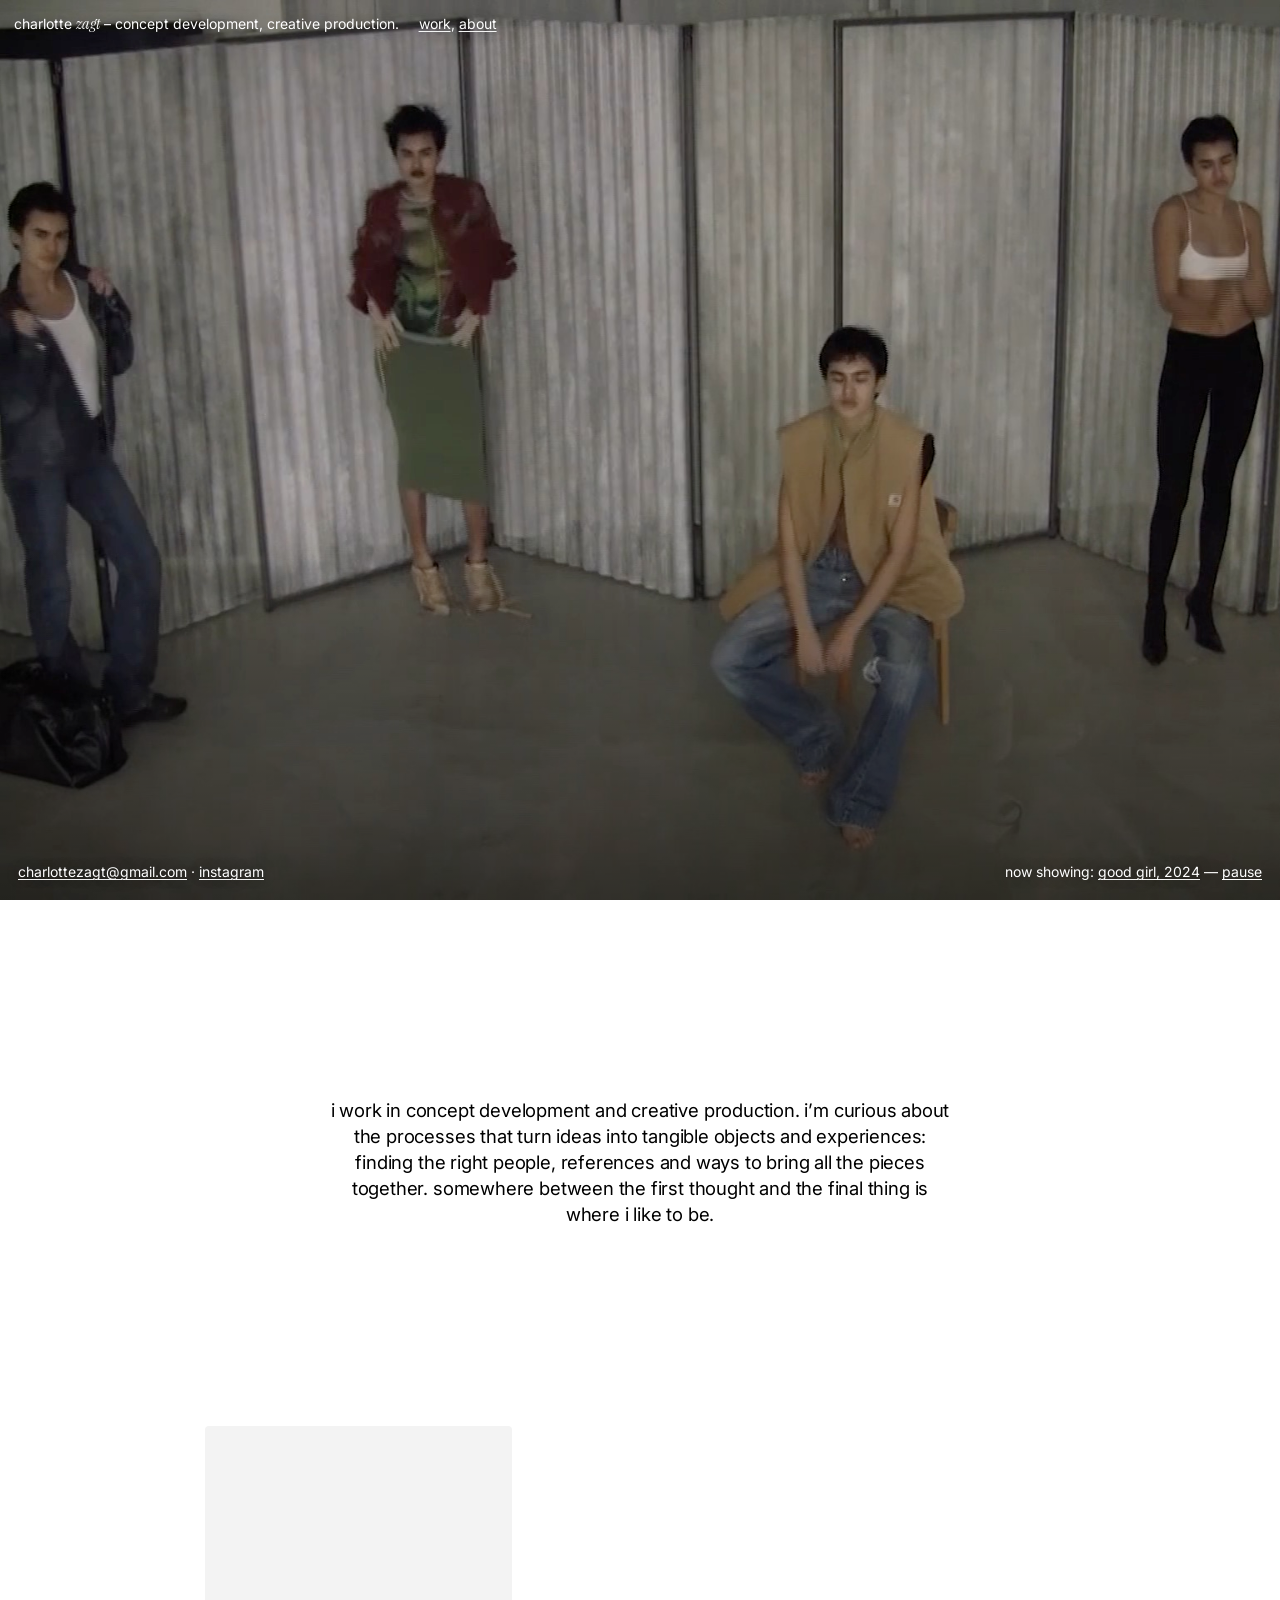
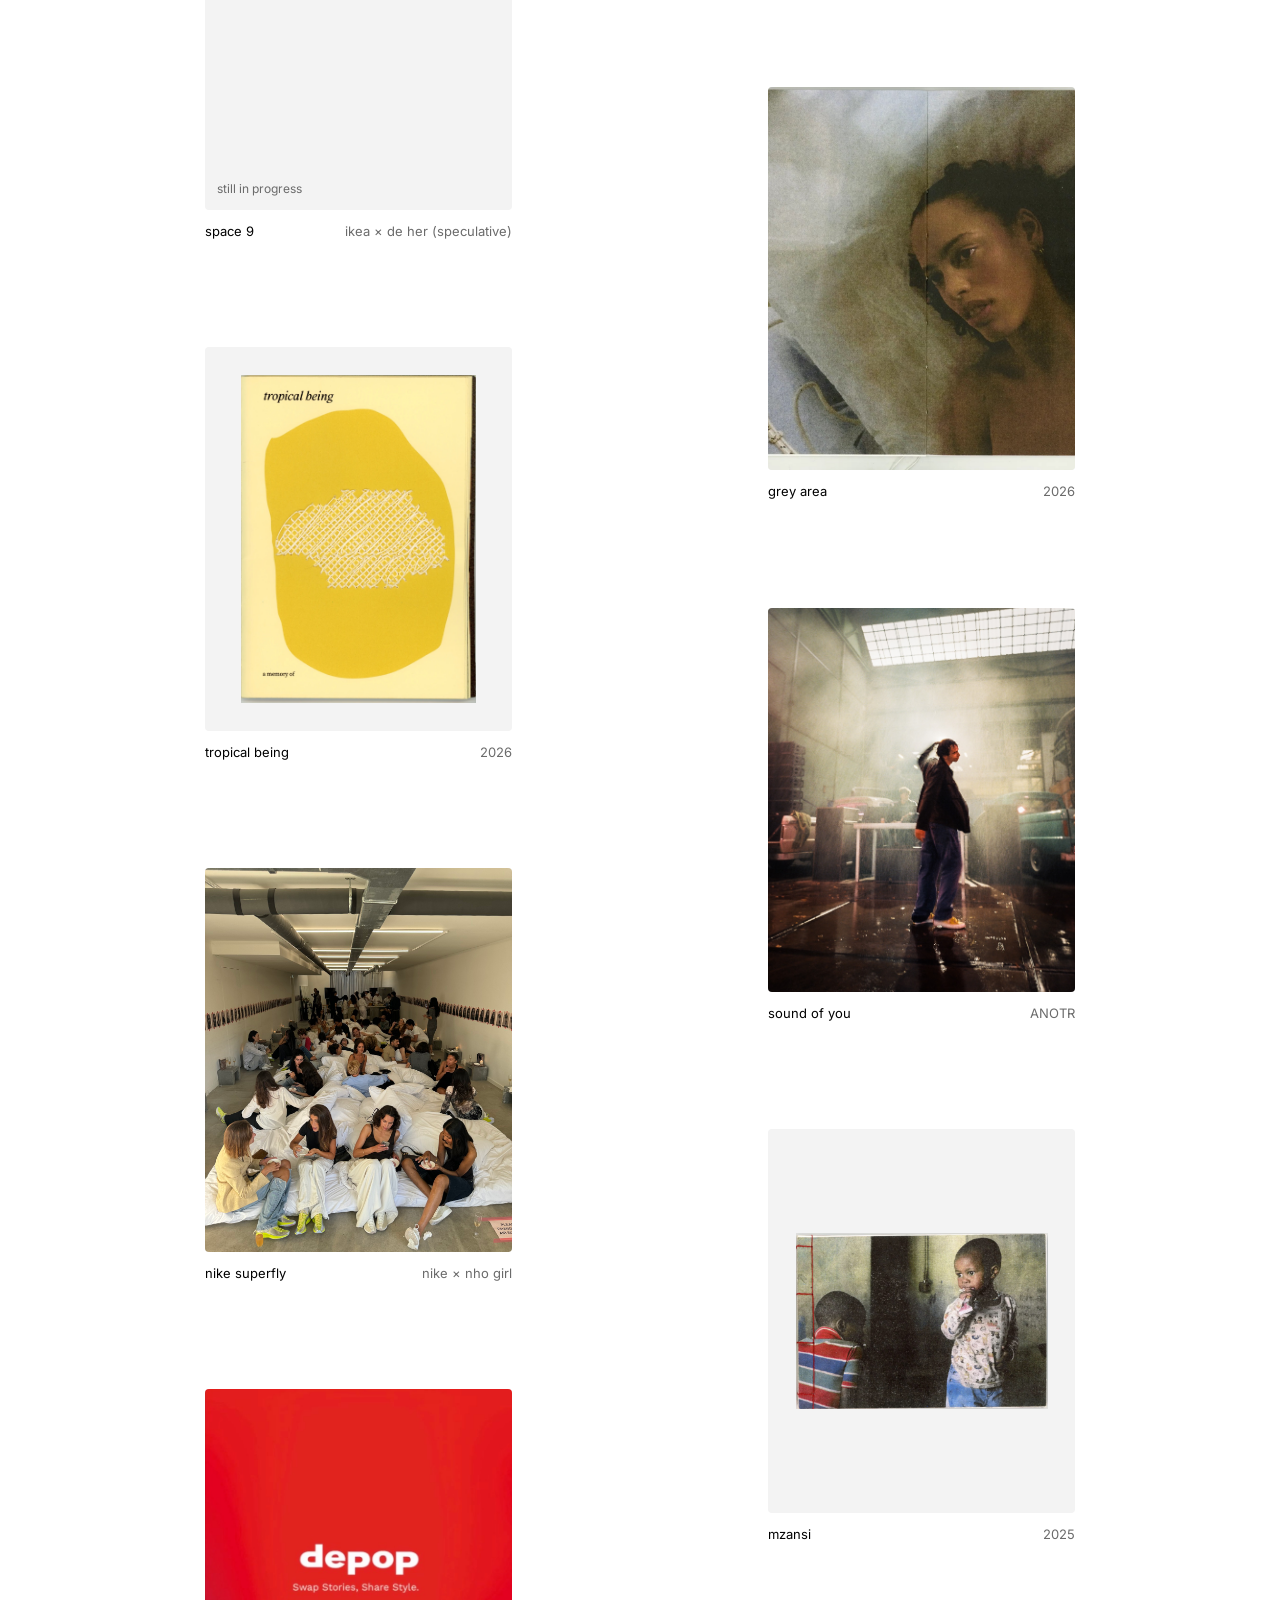
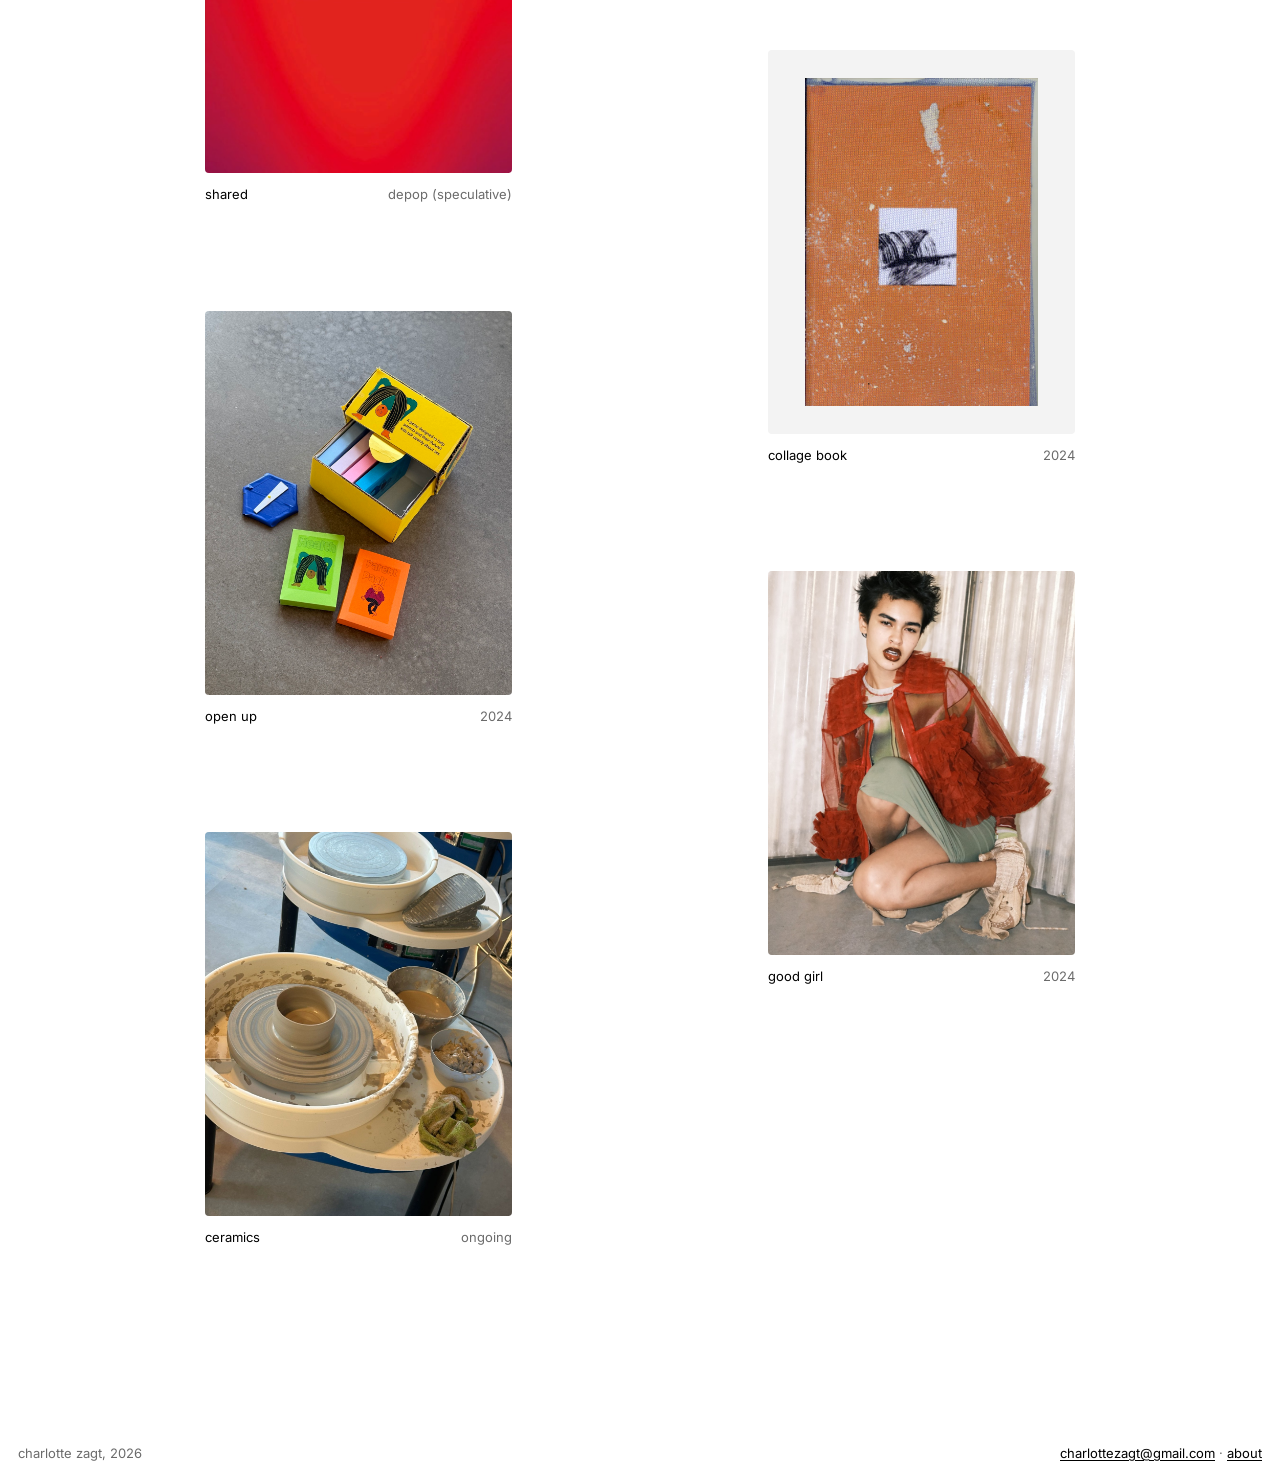
<file: index.html>
<!doctype html>
<html lang="en">
<head>
<meta charset="utf-8">
<meta name="viewport" content="width=device-width, initial-scale=1">
<link rel="preconnect" href="https://fonts.googleapis.com">
<link rel="preconnect" href="https://fonts.gstatic.com" crossorigin>
<link href="https://fonts.googleapis.com/css2?family=Inter:wght@400;500&family=Instrument+Serif:ital@1&display=swap" rel="stylesheet">
<link rel="stylesheet" href="css/style.css">
<link rel="icon" href="data:image/svg+xml,%3Csvg xmlns=%22http://www.w3.org/2000/svg%22 viewBox=%220 0 32 32%22%3E%3Ccircle cx=%2216%22 cy=%2216%22 r=%229%22/%3E%3C/svg%3E">
<title>charlotte zagt</title>
<meta name="description" content="charlotte zagt (char) — concept development, creative production. advertising &amp; beyond, willem de kooning academy.">
</head>
<body class="home" data-page="home">
  <a class="skip" href="#main">skip to content</a>

  <header class="top">
    <a href="index.html">charlotte <em>zagt</em> – concept development, creative production.</a>
    <nav aria-label="main"><a class="ul" href="#work">work</a>, <a class="ul" href="about.html">about</a></nav>
  </header>

  <section class="hero" aria-label="good girl, 2024">
    <video class="source" muted playsinline loop preload="auto" poster="assets/video/good-girl.jpg" aria-hidden="true"></video>
    <p class="hero-l"><a class="ul" href="mailto:charlottezagt@gmail.com">charlottezagt@gmail.com</a> · <a class="ul" href="https://www.instagram.com/charlotte.zagt/" target="_blank" rel="noopener">instagram</a></p>
    <p class="hero-r">now showing: <a class="ul" href="project.html?p=good-girl">good girl, 2024</a> — <button class="ul toggle" type="button">pause</button></p>
  </section>

  <main id="main">
    <h1 class="sr">charlotte zagt — concept development, creative production</h1>
    <section class="statement" aria-label="about charlotte">
      <p class="reveal">i work in concept development and creative production. i’m curious about the processes that turn ideas into tangible objects and experiences: finding the right people, references and ways to bring all the pieces together. somewhere between the first thought and the final thing is where i like to be.</p>
    </section>

    <section id="work" aria-labelledby="h-work">
      <h2 id="h-work" class="sr">work</h2>
      <ol class="grid-work"></ol>
    </section>
  </main>

  <footer class="foot">
    <span>charlotte zagt, 2026</span>
    <span><a class="ul" href="mailto:charlottezagt@gmail.com">charlottezagt@gmail.com</a> · <a class="ul" href="about.html">about</a></span>
  </footer>

  <script src="js/projects.js"></script>
  <script src="js/main.js"></script>
</body>
</html>
</file>
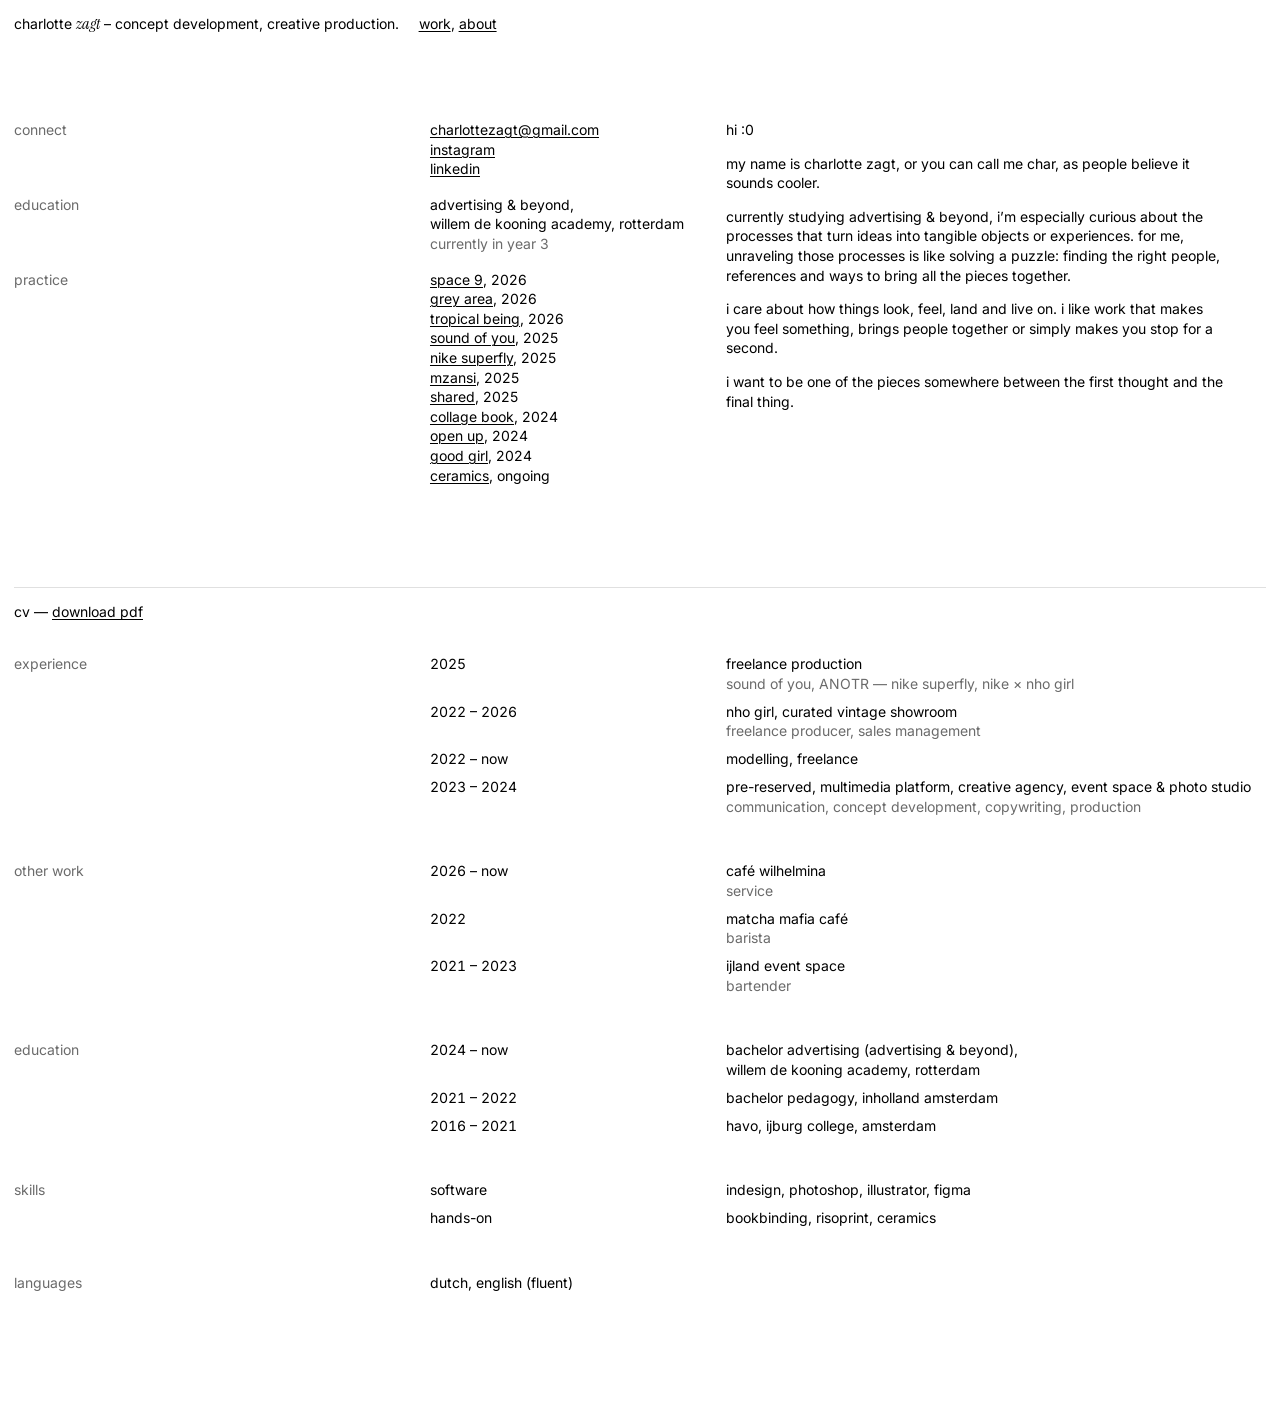
<file: about.html>
<!doctype html>
<html lang="en">
<head>
<meta charset="utf-8">
<meta name="viewport" content="width=device-width, initial-scale=1">
<link rel="preconnect" href="https://fonts.googleapis.com">
<link rel="preconnect" href="https://fonts.gstatic.com" crossorigin>
<link href="https://fonts.googleapis.com/css2?family=Inter:wght@400;500&family=Instrument+Serif:ital@1&display=swap" rel="stylesheet">
<link rel="stylesheet" href="css/style.css">
<link rel="icon" href="data:image/svg+xml,%3Csvg xmlns=%22http://www.w3.org/2000/svg%22 viewBox=%220 0 32 32%22%3E%3Ccircle cx=%2216%22 cy=%2216%22 r=%229%22/%3E%3C/svg%3E">
<title>about — charlotte zagt</title>
</head>
<body data-page="about">
  <a class="skip" href="#main">skip to content</a>
  <header class="top">
    <a href="index.html">charlotte <em>zagt</em> – concept development, creative production.</a>
    <nav aria-label="main"><a class="ul" href="index.html#work">work</a>, <a class="ul" href="about.html" aria-current="page">about</a></nav>
  </header>
  <main id="main" class="about">
    <div class="bio">
      <p>hi :0</p>
      <p>my name is charlotte zagt, or you can call me char, as people believe it sounds cooler.</p>
      <p>currently studying advertising &amp; beyond, i’m especially curious about the processes that turn ideas into tangible objects or experiences. for me, unraveling those processes is like solving a puzzle: finding the right people, references and ways to bring all the pieces together.</p>
      <p>i care about how things look, feel, land and live on. i like work that makes you feel something, brings people together or simply makes you stop for a second.</p>
      <p>i want to be one of the pieces somewhere between the first thought and the final thing.</p>
    </div>
    <div class="facts">
      <dl id="contact">
        <dt>connect</dt>
        <dd><a class="ul" href="mailto:charlottezagt@gmail.com">charlottezagt@gmail.com</a><br>
            <a class="ul" href="https://www.instagram.com/charlotte.zagt/" target="_blank" rel="noopener">instagram</a><br>
            <a class="ul" href="https://www.linkedin.com/in/charlotte-zagt-740392304/" target="_blank" rel="noopener">linkedin</a></dd>
        <dt>education</dt>
        <dd>advertising &amp; beyond,<br>willem de kooning academy, rotterdam<br><span class="muted">currently in year 3</span></dd>
        <dt>practice</dt>
        <dd><ul data-work></ul></dd>
      </dl>
    </div>
    <section class="cv-block" id="cv" aria-labelledby="h-cv">
      <h2 id="h-cv">cv — <a class="ul" href="assets/cv-charlotte-zagt.pdf" download>download pdf</a></h2>
      <dl>
        <dt>experience</dt>
        <dd><ul class="cv">
          <li><span class="tabular">2025</span><span>freelance production<br><span class="muted">sound of you, ANOTR — nike superfly, nike × nho girl</span></span></li>
          <li><span class="tabular">2022 – 2026</span><span>nho girl, curated vintage showroom<br><span class="muted">freelance producer, sales management</span></span></li>
          <li><span class="tabular">2022 – now</span><span>modelling, freelance</span></li>
          <li><span class="tabular">2023 – 2024</span><span>pre-reserved, multimedia platform, creative agency, event space &amp; photo studio<br><span class="muted">communication, concept development, copywriting, production</span></span></li>
        </ul></dd>
        <dt>other work</dt>
        <dd><ul class="cv">
          <li><span class="tabular">2026 – now</span><span>café wilhelmina<br><span class="muted">service</span></span></li>
          <li><span class="tabular">2022</span><span>matcha mafia café<br><span class="muted">barista</span></span></li>
          <li><span class="tabular">2021 – 2023</span><span>ijland event space<br><span class="muted">bartender</span></span></li>
        </ul></dd>
        <dt>education</dt>
        <dd><ul class="cv">
          <li><span class="tabular">2024 – now</span><span>bachelor advertising (advertising &amp; beyond),<br>willem de kooning academy, rotterdam</span></li>
          <li><span class="tabular">2021 – 2022</span><span>bachelor pedagogy, inholland amsterdam</span></li>
          <li><span class="tabular">2016 – 2021</span><span>havo, ijburg college, amsterdam</span></li>
        </ul></dd>
        <dt>skills</dt>
        <dd><ul class="cv">
          <li><span>software</span><span>indesign, photoshop, illustrator, figma</span></li>
          <li><span>hands-on</span><span>bookbinding, risoprint, ceramics</span></li>
        </ul></dd>
        <dt>languages</dt>
        <dd>dutch, english (fluent)</dd>
      </dl>
    </section>
  </main>
  <script src="js/projects.js"></script>
  <script src="js/main.js"></script>
</body>
</html>
</file>
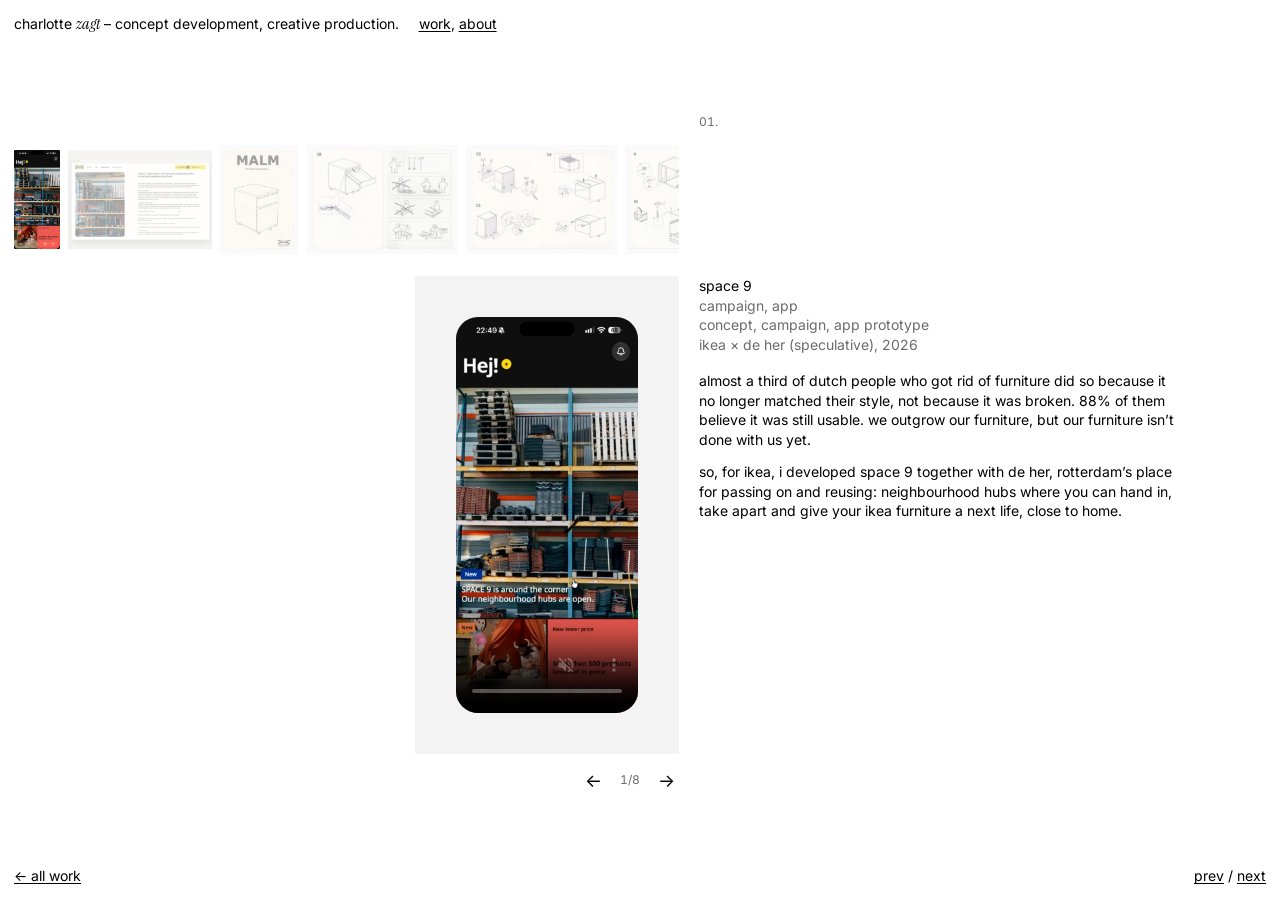
<file: project.html>
<!doctype html>
<html lang="en">
<head>
<meta charset="utf-8">
<meta name="viewport" content="width=device-width, initial-scale=1">
<link rel="preconnect" href="https://fonts.googleapis.com">
<link rel="preconnect" href="https://fonts.gstatic.com" crossorigin>
<link href="https://fonts.googleapis.com/css2?family=Inter:wght@400;500&family=Instrument+Serif:ital@1&display=swap" rel="stylesheet">
<link rel="stylesheet" href="css/style.css">
<link rel="icon" href="data:image/svg+xml,%3Csvg xmlns=%22http://www.w3.org/2000/svg%22 viewBox=%220 0 32 32%22%3E%3Ccircle cx=%2216%22 cy=%2216%22 r=%229%22/%3E%3C/svg%3E">
<title>project — charlotte zagt</title>
</head>
<body data-page="project">
  <a class="skip" href="#main">skip to content</a>
  <header class="top">
    <a href="index.html">charlotte <em>zagt</em> – concept development, creative production.</a>
    <nav aria-label="main"><a class="ul" href="index.html#work">work</a>, <a class="ul" href="about.html">about</a></nav>
  </header>
  <main id="main" class="project">
    <p class="pnum tabular muted"></p>
    <div class="strip" aria-label="all images of this project"></div>
    <div class="stage" aria-live="polite"></div>
    <div class="ctrl"><button type="button" class="prev" aria-label="previous image">←</button><span class="count tabular"></span><button type="button" class="next" aria-label="next image">→</button></div>
    <section class="pinfo" aria-label="about this project"></section>
  </main>
  <footer class="bottom pbar"></footer>
  <script src="js/projects.js"></script>
  <script src="js/main.js"></script>
</body>
</html>
</file>
<file: css/style.css>
/* charlotte zagt — portfolio
   minimal: white pages, black text, one small type size */

:root {
  --bg:    #ffffff;
  --ink:   #000000;
  --muted: #6b6b6b;
  --line:  rgba(0, 0, 0, .12);

  /* palette from "a dictionary of color combinations" — kept for later use */
  --turquoise: #b6dfca;
  --lilac:     #c5a7d4;
  --pink:      #f5b9b4;
  --lemon:     #f4eea8;
  --olive:     #cdbb5c;
  --apricot:   #f7c98a;

  --sans:  "Inter", system-ui, -apple-system, "Helvetica Neue", Arial, sans-serif;
  --serif: "Instrument Serif", "Times New Roman", serif;

  --fs: 14px;
  --edge: 14px;           /* distance to the window edge */
  --ease: cubic-bezier(.2, .7, .2, 1);
}

*, *::before, *::after { box-sizing: border-box; }
html { -webkit-text-size-adjust: 100%; }
body {
  margin: 0;
  background: var(--bg);
  color: var(--ink);
  font: 400 var(--fs)/1.4 var(--sans);
  -webkit-font-smoothing: antialiased;
}
img, video, canvas { display: block; max-width: 100%; }
a { color: inherit; text-decoration: none; }
p { margin: 0 0 1em; }
em, .it { font-family: var(--serif); font-style: italic; font-size: 1.12em; line-height: 1; }
button { font: inherit; color: inherit; background: none; border: 0; padding: 0; cursor: pointer; }
:focus-visible { outline: 1px solid var(--ink); outline-offset: 3px; }

.ul { text-decoration: underline; text-decoration-thickness: 1px; text-underline-offset: 2px; }
.ul:hover { text-decoration: none; }

.skip { position: absolute; left: var(--edge); top: -40px; z-index: 100; background: var(--ink); color: var(--bg); padding: 4px 8px; }
.skip:focus { top: 8px; }
.sr { position: absolute; width: 1px; height: 1px; overflow: hidden; clip: rect(0 0 0 0); white-space: nowrap; }

/* ---------- header / footer lines ---------- */
.top, .bottom {
  position: fixed; left: 0; right: 0; z-index: 10;
  display: flex; justify-content: space-between; gap: 16px;
  padding: 10px var(--edge);
  pointer-events: none;
}
.top { top: 0; flex-wrap: wrap; justify-content: flex-start; gap: 0 1.4em; background: var(--bg); pointer-events: auto; }
.bottom { bottom: 0; padding-bottom: calc(10px + env(safe-area-inset-bottom)); align-items: flex-end; }
.top > *, .bottom > * { pointer-events: auto; }
.top a, .bottom a, .bottom button { padding: 4px 0; display: inline-block; }
.tabular { font-variant-numeric: tabular-nums; }

/* ---------- home (after objectanimal.com): black, video, statement, staggered work ---------- */
html { scroll-behavior: smooth; }

.hero {
  position: relative; margin: 0; height: 100vh; height: 100dvh;
  overflow: hidden; background: #111; color: #fff;
}
/* on the home page the header line floats over the video in white, and turns black on white once you scroll past it */
.home .top { background: transparent; color: #fff; text-shadow: 0 0 14px rgba(0,0,0,.45); transition: background-color .25s, color .25s; }
.home .top.solid { background: var(--bg); color: var(--ink); text-shadow: none; }
.hero-l, .hero-r { text-shadow: 0 0 14px rgba(0,0,0,.45); }
.hero video { position: absolute; inset: 0; width: 100%; height: 100%; object-fit: cover; }
.hero::after { content: ""; position: absolute; inset: 0; background: linear-gradient(transparent 60%, rgba(0,0,0,.45)); pointer-events: none; }
.hero-l, .hero-r { position: absolute; bottom: 14px; margin: 0; z-index: 2; }
.hero-l { left: 18px; }
.hero-r { right: 18px; text-align: right; }
.hero a, .hero button { padding: 4px 0; display: inline-block; }

.statement { padding: 22vh var(--edge); display: grid; place-items: center; }
.reveal { margin: 0; max-width: 34em; text-align: center; font-size: clamp(15px, 1.45vw, 20px); line-height: 1.4; letter-spacing: -.01em; text-wrap: pretty; }

.grid-work { list-style: none; margin: 0; padding: 0 0 20vh; }
.grid-work li { width: 24vw; margin-left: 16vw; }
.grid-work li:nth-child(even) { margin-left: auto; margin-right: 16vw; }
.grid-work li + li { margin-top: -12vw; }   /* the zigzag overlap */
.tile { display: block; }
.tile .pic { position: relative; display: block; aspect-ratio: 4 / 5; overflow: hidden; background: #f3f3f3; border-radius: 4px; }
.tile img, .tile video { position: absolute; inset: 0; width: 100%; height: 100%; object-fit: cover; transition: transform .8s var(--ease), opacity .3s; }
.tile video { opacity: 0; }
.tile.contain img { object-fit: contain; padding: 9%; }
.tile.contain:hover img { transform: scale(1.03); }
.tile.playing video { opacity: 1; }
.tile:hover img, .tile:focus-visible img { transform: scale(1.03); }
.tile .soon { position: absolute; inset: 0; display: flex; align-items: flex-end; padding: 12px; color: var(--muted); font-size: 12px; }
.tile .cap { display: flex; justify-content: space-between; gap: 1em; margin-top: 12px; font-size: 13px; color: var(--muted); }
.tile .cap span:first-child { color: var(--ink); }
.tile:hover .cap span:first-child { text-decoration: underline; text-decoration-thickness: 1px; text-underline-offset: 2px; }
.muted { color: var(--muted); }

.foot { display: flex; justify-content: space-between; gap: 16px; padding: 18px; color: var(--muted); font-size: 13px; }
.foot a { color: var(--ink); }

@media (max-width: 900px) {
  .grid-work li, .grid-work li:nth-child(even) { width: auto; margin: 0 var(--edge); }
  .grid-work li + li { margin-top: 48px; }
  .hero-l { display: none; }
  .hero-r { left: 18px; text-align: left; }
}

/* ---------- project: thumbnail strip + big image + info ---------- */
.project {
  min-height: 100vh; min-height: 100dvh;
  padding: 100px var(--edge) 90px;
  display: grid; grid-template-columns: minmax(0, 54fr) minmax(0, 46fr); column-gap: 20px; row-gap: 12px;
  align-content: center;
}
.pnum { grid-column: 2; margin: 0; font-size: 12px; }
.strip {
  grid-column: 1; display: flex; gap: 8px; overflow-x: auto; overscroll-behavior-x: contain;
  scrollbar-width: none; padding: 2px 0;
}
.strip::-webkit-scrollbar { display: none; }
.strip[hidden] { display: none; }
.strip > :first-child { margin-left: auto; }   /* right-aligned, but still scrollable */
.thumb { flex: none; padding: 0; opacity: .4; transition: opacity .2s; }
.thumb:hover, .thumb[aria-current="true"] { opacity: 1; }
.thumb img { height: clamp(64px, 11vh, 120px); width: auto; background: #f3f3f3; }
.stage { grid-column: 1; grid-row: 3; justify-self: end; margin-top: 8px; }
/* scanned objects (e.g. a booklet): a bit of space around every image */
.is-object .stage img, .stage.obj img { box-sizing: content-box; padding: clamp(20px, 3.2vw, 48px); background: #f3f3f3; max-height: clamp(200px, 44vh, 480px); max-width: calc(100% - 2 * clamp(20px, 3.2vw, 48px)); }
.is-object .thumb img, .thumb img.obj { box-sizing: content-box; padding: 5px; background: #f3f3f3; }
.ctrl { grid-column: 1; grid-row: 4; justify-self: end; display: flex; align-items: center; gap: 14px; }
.ctrl[hidden] { display: none; }
.ctrl button { font-size: 18px; line-height: 1; padding: 6px 4px; }
.ctrl button:hover { opacity: .5; }
.ctrl .count { color: var(--muted); font-size: 12px; }
.stage img, .stage video { max-height: clamp(260px, 54vh, 600px); max-width: 100%; width: auto; height: auto; background: #f3f3f3; }
.stage.sm img { max-height: clamp(200px, 42vh, 460px); }   /* slides: the whole frame fits on screen */
.stage.phone { padding: clamp(20px, 3.2vw, 48px); background: #f3f3f3; line-height: 0; }   /* app recording: space around it */
.stage.phone video { background: none; border-radius: 12% / 5.5%; max-height: clamp(200px, 44vh, 480px); }   /* rounded like the phone screen */
.stage .soon { margin: 0; width: min(420px, 70vw); aspect-ratio: 4 / 3; background: #f3f3f3; color: var(--muted); padding: 10px; display: flex; align-items: flex-end; }
.pinfo { grid-column: 2; grid-row: 3; align-self: start; margin-top: 8px; max-width: 34em; background: var(--info, transparent); }
.pinfo[style*="--info"] { padding: 14px 16px 6px; }
.pinfo p { margin: 0; }
.pinfo h1 { font: inherit; margin: 0; }
.pinfo .text { margin-top: 1.2em; }
.pinfo .text p + p { margin-top: .9em; }
.pbar { background: var(--bg); pointer-events: auto; }
.pbar a { padding: 4px 0; display: inline-block; }

@media (max-width: 900px) {
  .project { grid-template-columns: 1fr; align-content: start; padding-top: 100px; }
  .pnum, .strip, .stage, .ctrl, .pinfo { grid-column: 1; grid-row: auto; }
  .ctrl { justify-self: start; }
  .strip > :first-child { margin-left: 0; }
  .stage { justify-self: start; }
  .stage img, .stage video { max-height: 62vh; }
  .pinfo { margin-top: 16px; }
}

/* ---------- about ---------- */
.about { padding: 120px var(--edge) 80px; display: grid; grid-template-columns: 2fr 1.4fr 2.7fr; gap: 16px; }
.about .bio { grid-column: 3; max-width: 36em; }
.about .facts { grid-column: 1 / 3; grid-row: 1; }
.facts dl { display: grid; grid-template-columns: 2fr 1.4fr; gap: 16px; margin: 0 0 1.6em; }
.facts dt { color: var(--muted); }
.facts dd { margin: 0; }
.facts ul { list-style: none; margin: 0; padding: 0; }
.cv li { display: grid; grid-template-columns: 6.5em 1fr; gap: 12px; margin-bottom: .6em; }
.cv li:last-child { margin-bottom: 0; }
.cv-block { grid-column: 1 / -1; margin-top: 64px; padding-top: 14px; border-top: 1px solid var(--line); }
.cv-block h2 { font: inherit; margin: 0 0 32px; }
.cv-block ul { list-style: none; margin: 0; padding: 0; }
.cv-block { scroll-margin-top: 110px; }
.cv-block dl { display: grid; grid-template-columns: 2fr 1.4fr 2.7fr; column-gap: 16px; margin: 0; }
.cv-block dt { color: var(--muted); }
.cv-block dd { grid-column: 2 / 4; display: grid; grid-template-columns: subgrid; row-gap: .6em; margin: 0 0 3.2em; }
.cv-block .cv, .cv-block .cv li { display: contents; }

@media (max-width: 700px) {
  :root { --fs: 15px; }
  .about { grid-template-columns: 1fr; padding-top: 120px; }
  .about .bio, .about .facts { grid-column: 1; grid-row: auto; }
  .facts dl { grid-template-columns: 1fr; gap: 4px; }
  .facts dd { margin-bottom: 18px; }
  .cv-block dl { grid-template-columns: 1fr; }
  .cv-block dd { grid-column: auto; display: block; margin-bottom: 36px; }
  .cv-block .cv li { display: grid; grid-template-columns: 6.5em 1fr; gap: 12px; margin-bottom: .6em; }
  .cv-block .cv { display: block; }
}

/* ---------- cursors: small pixel arrow, small star on anything clickable ---------- */
html, body { cursor: url("data:image/svg+xml,%3Csvg%20xmlns%3D%22http%3A%2F%2Fwww.w3.org%2F2000%2Fsvg%22%20width%3D%2210%22%20height%3D%2213%22%20viewBox%3D%220%200%2010%2013%22%20shape-rendering%3D%22crispEdges%22%3E%3Crect%20x%3D%220%22%20y%3D%220%22%20width%3D%221%22%20height%3D%221%22%20fill%3D%22%23fff%22%2F%3E%3Crect%20x%3D%221%22%20y%3D%220%22%20width%3D%221%22%20height%3D%221%22%20fill%3D%22%23fff%22%2F%3E%3Crect%20x%3D%222%22%20y%3D%220%22%20width%3D%221%22%20height%3D%221%22%20fill%3D%22%23fff%22%2F%3E%3Crect%20x%3D%220%22%20y%3D%221%22%20width%3D%221%22%20height%3D%221%22%20fill%3D%22%23fff%22%2F%3E%3Crect%20x%3D%221%22%20y%3D%221%22%20width%3D%221%22%20height%3D%221%22%20fill%3D%22%23000%22%2F%3E%3Crect%20x%3D%222%22%20y%3D%221%22%20width%3D%221%22%20height%3D%221%22%20fill%3D%22%23fff%22%2F%3E%3Crect%20x%3D%223%22%20y%3D%221%22%20width%3D%221%22%20height%3D%221%22%20fill%3D%22%23fff%22%2F%3E%3Crect%20x%3D%220%22%20y%3D%222%22%20width%3D%221%22%20height%3D%221%22%20fill%3D%22%23fff%22%2F%3E%3Crect%20x%3D%221%22%20y%3D%222%22%20width%3D%221%22%20height%3D%221%22%20fill%3D%22%23000%22%2F%3E%3Crect%20x%3D%222%22%20y%3D%222%22%20width%3D%221%22%20height%3D%221%22%20fill%3D%22%23000%22%2F%3E%3Crect%20x%3D%223%22%20y%3D%222%22%20width%3D%221%22%20height%3D%221%22%20fill%3D%22%23fff%22%2F%3E%3Crect%20x%3D%224%22%20y%3D%222%22%20width%3D%221%22%20height%3D%221%22%20fill%3D%22%23fff%22%2F%3E%3Crect%20x%3D%220%22%20y%3D%223%22%20width%3D%221%22%20height%3D%221%22%20fill%3D%22%23fff%22%2F%3E%3Crect%20x%3D%221%22%20y%3D%223%22%20width%3D%221%22%20height%3D%221%22%20fill%3D%22%23000%22%2F%3E%3Crect%20x%3D%222%22%20y%3D%223%22%20width%3D%221%22%20height%3D%221%22%20fill%3D%22%23000%22%2F%3E%3Crect%20x%3D%223%22%20y%3D%223%22%20width%3D%221%22%20height%3D%221%22%20fill%3D%22%23000%22%2F%3E%3Crect%20x%3D%224%22%20y%3D%223%22%20width%3D%221%22%20height%3D%221%22%20fill%3D%22%23fff%22%2F%3E%3Crect%20x%3D%225%22%20y%3D%223%22%20width%3D%221%22%20height%3D%221%22%20fill%3D%22%23fff%22%2F%3E%3Crect%20x%3D%220%22%20y%3D%224%22%20width%3D%221%22%20height%3D%221%22%20fill%3D%22%23fff%22%2F%3E%3Crect%20x%3D%221%22%20y%3D%224%22%20width%3D%221%22%20height%3D%221%22%20fill%3D%22%23000%22%2F%3E%3Crect%20x%3D%222%22%20y%3D%224%22%20width%3D%221%22%20height%3D%221%22%20fill%3D%22%23000%22%2F%3E%3Crect%20x%3D%223%22%20y%3D%224%22%20width%3D%221%22%20height%3D%221%22%20fill%3D%22%23000%22%2F%3E%3Crect%20x%3D%224%22%20y%3D%224%22%20width%3D%221%22%20height%3D%221%22%20fill%3D%22%23000%22%2F%3E%3Crect%20x%3D%225%22%20y%3D%224%22%20width%3D%221%22%20height%3D%221%22%20fill%3D%22%23fff%22%2F%3E%3Crect%20x%3D%226%22%20y%3D%224%22%20width%3D%221%22%20height%3D%221%22%20fill%3D%22%23fff%22%2F%3E%3Crect%20x%3D%220%22%20y%3D%225%22%20width%3D%221%22%20height%3D%221%22%20fill%3D%22%23fff%22%2F%3E%3Crect%20x%3D%221%22%20y%3D%225%22%20width%3D%221%22%20height%3D%221%22%20fill%3D%22%23000%22%2F%3E%3Crect%20x%3D%222%22%20y%3D%225%22%20width%3D%221%22%20height%3D%221%22%20fill%3D%22%23000%22%2F%3E%3Crect%20x%3D%223%22%20y%3D%225%22%20width%3D%221%22%20height%3D%221%22%20fill%3D%22%23000%22%2F%3E%3Crect%20x%3D%224%22%20y%3D%225%22%20width%3D%221%22%20height%3D%221%22%20fill%3D%22%23000%22%2F%3E%3Crect%20x%3D%225%22%20y%3D%225%22%20width%3D%221%22%20height%3D%221%22%20fill%3D%22%23000%22%2F%3E%3Crect%20x%3D%226%22%20y%3D%225%22%20width%3D%221%22%20height%3D%221%22%20fill%3D%22%23fff%22%2F%3E%3Crect%20x%3D%227%22%20y%3D%225%22%20width%3D%221%22%20height%3D%221%22%20fill%3D%22%23fff%22%2F%3E%3Crect%20x%3D%220%22%20y%3D%226%22%20width%3D%221%22%20height%3D%221%22%20fill%3D%22%23fff%22%2F%3E%3Crect%20x%3D%221%22%20y%3D%226%22%20width%3D%221%22%20height%3D%221%22%20fill%3D%22%23000%22%2F%3E%3Crect%20x%3D%222%22%20y%3D%226%22%20width%3D%221%22%20height%3D%221%22%20fill%3D%22%23000%22%2F%3E%3Crect%20x%3D%223%22%20y%3D%226%22%20width%3D%221%22%20height%3D%221%22%20fill%3D%22%23000%22%2F%3E%3Crect%20x%3D%224%22%20y%3D%226%22%20width%3D%221%22%20height%3D%221%22%20fill%3D%22%23000%22%2F%3E%3Crect%20x%3D%225%22%20y%3D%226%22%20width%3D%221%22%20height%3D%221%22%20fill%3D%22%23000%22%2F%3E%3Crect%20x%3D%226%22%20y%3D%226%22%20width%3D%221%22%20height%3D%221%22%20fill%3D%22%23000%22%2F%3E%3Crect%20x%3D%227%22%20y%3D%226%22%20width%3D%221%22%20height%3D%221%22%20fill%3D%22%23fff%22%2F%3E%3Crect%20x%3D%228%22%20y%3D%226%22%20width%3D%221%22%20height%3D%221%22%20fill%3D%22%23fff%22%2F%3E%3Crect%20x%3D%220%22%20y%3D%227%22%20width%3D%221%22%20height%3D%221%22%20fill%3D%22%23fff%22%2F%3E%3Crect%20x%3D%221%22%20y%3D%227%22%20width%3D%221%22%20height%3D%221%22%20fill%3D%22%23000%22%2F%3E%3Crect%20x%3D%222%22%20y%3D%227%22%20width%3D%221%22%20height%3D%221%22%20fill%3D%22%23000%22%2F%3E%3Crect%20x%3D%223%22%20y%3D%227%22%20width%3D%221%22%20height%3D%221%22%20fill%3D%22%23000%22%2F%3E%3Crect%20x%3D%224%22%20y%3D%227%22%20width%3D%221%22%20height%3D%221%22%20fill%3D%22%23000%22%2F%3E%3Crect%20x%3D%225%22%20y%3D%227%22%20width%3D%221%22%20height%3D%221%22%20fill%3D%22%23000%22%2F%3E%3Crect%20x%3D%226%22%20y%3D%227%22%20width%3D%221%22%20height%3D%221%22%20fill%3D%22%23000%22%2F%3E%3Crect%20x%3D%227%22%20y%3D%227%22%20width%3D%221%22%20height%3D%221%22%20fill%3D%22%23000%22%2F%3E%3Crect%20x%3D%228%22%20y%3D%227%22%20width%3D%221%22%20height%3D%221%22%20fill%3D%22%23fff%22%2F%3E%3Crect%20x%3D%229%22%20y%3D%227%22%20width%3D%221%22%20height%3D%221%22%20fill%3D%22%23fff%22%2F%3E%3Crect%20x%3D%220%22%20y%3D%228%22%20width%3D%221%22%20height%3D%221%22%20fill%3D%22%23fff%22%2F%3E%3Crect%20x%3D%221%22%20y%3D%228%22%20width%3D%221%22%20height%3D%221%22%20fill%3D%22%23000%22%2F%3E%3Crect%20x%3D%222%22%20y%3D%228%22%20width%3D%221%22%20height%3D%221%22%20fill%3D%22%23000%22%2F%3E%3Crect%20x%3D%223%22%20y%3D%228%22%20width%3D%221%22%20height%3D%221%22%20fill%3D%22%23000%22%2F%3E%3Crect%20x%3D%224%22%20y%3D%228%22%20width%3D%221%22%20height%3D%221%22%20fill%3D%22%23000%22%2F%3E%3Crect%20x%3D%225%22%20y%3D%228%22%20width%3D%221%22%20height%3D%221%22%20fill%3D%22%23000%22%2F%3E%3Crect%20x%3D%226%22%20y%3D%228%22%20width%3D%221%22%20height%3D%221%22%20fill%3D%22%23000%22%2F%3E%3Crect%20x%3D%227%22%20y%3D%228%22%20width%3D%221%22%20height%3D%221%22%20fill%3D%22%23000%22%2F%3E%3Crect%20x%3D%228%22%20y%3D%228%22%20width%3D%221%22%20height%3D%221%22%20fill%3D%22%23000%22%2F%3E%3Crect%20x%3D%229%22%20y%3D%228%22%20width%3D%221%22%20height%3D%221%22%20fill%3D%22%23fff%22%2F%3E%3Crect%20x%3D%220%22%20y%3D%229%22%20width%3D%221%22%20height%3D%221%22%20fill%3D%22%23fff%22%2F%3E%3Crect%20x%3D%221%22%20y%3D%229%22%20width%3D%221%22%20height%3D%221%22%20fill%3D%22%23000%22%2F%3E%3Crect%20x%3D%222%22%20y%3D%229%22%20width%3D%221%22%20height%3D%221%22%20fill%3D%22%23000%22%2F%3E%3Crect%20x%3D%223%22%20y%3D%229%22%20width%3D%221%22%20height%3D%221%22%20fill%3D%22%23000%22%2F%3E%3Crect%20x%3D%224%22%20y%3D%229%22%20width%3D%221%22%20height%3D%221%22%20fill%3D%22%23fff%22%2F%3E%3Crect%20x%3D%225%22%20y%3D%229%22%20width%3D%221%22%20height%3D%221%22%20fill%3D%22%23fff%22%2F%3E%3Crect%20x%3D%226%22%20y%3D%229%22%20width%3D%221%22%20height%3D%221%22%20fill%3D%22%23fff%22%2F%3E%3Crect%20x%3D%227%22%20y%3D%229%22%20width%3D%221%22%20height%3D%221%22%20fill%3D%22%23fff%22%2F%3E%3Crect%20x%3D%228%22%20y%3D%229%22%20width%3D%221%22%20height%3D%221%22%20fill%3D%22%23fff%22%2F%3E%3Crect%20x%3D%229%22%20y%3D%229%22%20width%3D%221%22%20height%3D%221%22%20fill%3D%22%23fff%22%2F%3E%3Crect%20x%3D%220%22%20y%3D%2210%22%20width%3D%221%22%20height%3D%221%22%20fill%3D%22%23fff%22%2F%3E%3Crect%20x%3D%221%22%20y%3D%2210%22%20width%3D%221%22%20height%3D%221%22%20fill%3D%22%23000%22%2F%3E%3Crect%20x%3D%222%22%20y%3D%2210%22%20width%3D%221%22%20height%3D%221%22%20fill%3D%22%23fff%22%2F%3E%3Crect%20x%3D%223%22%20y%3D%2210%22%20width%3D%221%22%20height%3D%221%22%20fill%3D%22%23000%22%2F%3E%3Crect%20x%3D%224%22%20y%3D%2210%22%20width%3D%221%22%20height%3D%221%22%20fill%3D%22%23000%22%2F%3E%3Crect%20x%3D%225%22%20y%3D%2210%22%20width%3D%221%22%20height%3D%221%22%20fill%3D%22%23fff%22%2F%3E%3Crect%20x%3D%226%22%20y%3D%2210%22%20width%3D%221%22%20height%3D%221%22%20fill%3D%22%23fff%22%2F%3E%3Crect%20x%3D%220%22%20y%3D%2211%22%20width%3D%221%22%20height%3D%221%22%20fill%3D%22%23fff%22%2F%3E%3Crect%20x%3D%221%22%20y%3D%2211%22%20width%3D%221%22%20height%3D%221%22%20fill%3D%22%23fff%22%2F%3E%3Crect%20x%3D%222%22%20y%3D%2211%22%20width%3D%221%22%20height%3D%221%22%20fill%3D%22%23fff%22%2F%3E%3Crect%20x%3D%223%22%20y%3D%2211%22%20width%3D%221%22%20height%3D%221%22%20fill%3D%22%23fff%22%2F%3E%3Crect%20x%3D%224%22%20y%3D%2211%22%20width%3D%221%22%20height%3D%221%22%20fill%3D%22%23000%22%2F%3E%3Crect%20x%3D%225%22%20y%3D%2211%22%20width%3D%221%22%20height%3D%221%22%20fill%3D%22%23000%22%2F%3E%3Crect%20x%3D%226%22%20y%3D%2211%22%20width%3D%221%22%20height%3D%221%22%20fill%3D%22%23fff%22%2F%3E%3Crect%20x%3D%223%22%20y%3D%2212%22%20width%3D%221%22%20height%3D%221%22%20fill%3D%22%23fff%22%2F%3E%3Crect%20x%3D%224%22%20y%3D%2212%22%20width%3D%221%22%20height%3D%221%22%20fill%3D%22%23fff%22%2F%3E%3Crect%20x%3D%225%22%20y%3D%2212%22%20width%3D%221%22%20height%3D%221%22%20fill%3D%22%23fff%22%2F%3E%3Crect%20x%3D%226%22%20y%3D%2212%22%20width%3D%221%22%20height%3D%221%22%20fill%3D%22%23fff%22%2F%3E%3C%2Fsvg%3E") 1 1, auto; }
a, button, .tile, .thumb, label { cursor: url("data:image/svg+xml,%3Csvg%20xmlns%3D%22http%3A%2F%2Fwww.w3.org%2F2000%2Fsvg%22%20width%3D%2216%22%20height%3D%2216%22%20viewBox%3D%220%200%2011%2011%22%20shape-rendering%3D%22crispEdges%22%3E%3Crect%20x%3D%225%22%20y%3D%220%22%20width%3D%221%22%20height%3D%221%22%20fill%3D%22%23fff%22%2F%3E%3Crect%20x%3D%222%22%20y%3D%221%22%20width%3D%221%22%20height%3D%221%22%20fill%3D%22%23fff%22%2F%3E%3Crect%20x%3D%224%22%20y%3D%221%22%20width%3D%221%22%20height%3D%221%22%20fill%3D%22%23fff%22%2F%3E%3Crect%20x%3D%225%22%20y%3D%221%22%20width%3D%221%22%20height%3D%221%22%20fill%3D%22%23000%22%2F%3E%3Crect%20x%3D%226%22%20y%3D%221%22%20width%3D%221%22%20height%3D%221%22%20fill%3D%22%23fff%22%2F%3E%3Crect%20x%3D%228%22%20y%3D%221%22%20width%3D%221%22%20height%3D%221%22%20fill%3D%22%23fff%22%2F%3E%3Crect%20x%3D%221%22%20y%3D%222%22%20width%3D%221%22%20height%3D%221%22%20fill%3D%22%23fff%22%2F%3E%3Crect%20x%3D%222%22%20y%3D%222%22%20width%3D%221%22%20height%3D%221%22%20fill%3D%22%23000%22%2F%3E%3Crect%20x%3D%223%22%20y%3D%222%22%20width%3D%221%22%20height%3D%221%22%20fill%3D%22%23fff%22%2F%3E%3Crect%20x%3D%224%22%20y%3D%222%22%20width%3D%221%22%20height%3D%221%22%20fill%3D%22%23fff%22%2F%3E%3Crect%20x%3D%225%22%20y%3D%222%22%20width%3D%221%22%20height%3D%221%22%20fill%3D%22%23000%22%2F%3E%3Crect%20x%3D%226%22%20y%3D%222%22%20width%3D%221%22%20height%3D%221%22%20fill%3D%22%23fff%22%2F%3E%3Crect%20x%3D%227%22%20y%3D%222%22%20width%3D%221%22%20height%3D%221%22%20fill%3D%22%23fff%22%2F%3E%3Crect%20x%3D%228%22%20y%3D%222%22%20width%3D%221%22%20height%3D%221%22%20fill%3D%22%23000%22%2F%3E%3Crect%20x%3D%229%22%20y%3D%222%22%20width%3D%221%22%20height%3D%221%22%20fill%3D%22%23fff%22%2F%3E%3Crect%20x%3D%222%22%20y%3D%223%22%20width%3D%221%22%20height%3D%221%22%20fill%3D%22%23fff%22%2F%3E%3Crect%20x%3D%223%22%20y%3D%223%22%20width%3D%221%22%20height%3D%221%22%20fill%3D%22%23000%22%2F%3E%3Crect%20x%3D%224%22%20y%3D%223%22%20width%3D%221%22%20height%3D%221%22%20fill%3D%22%23fff%22%2F%3E%3Crect%20x%3D%225%22%20y%3D%223%22%20width%3D%221%22%20height%3D%221%22%20fill%3D%22%23000%22%2F%3E%3Crect%20x%3D%226%22%20y%3D%223%22%20width%3D%221%22%20height%3D%221%22%20fill%3D%22%23fff%22%2F%3E%3Crect%20x%3D%227%22%20y%3D%223%22%20width%3D%221%22%20height%3D%221%22%20fill%3D%22%23000%22%2F%3E%3Crect%20x%3D%228%22%20y%3D%223%22%20width%3D%221%22%20height%3D%221%22%20fill%3D%22%23fff%22%2F%3E%3Crect%20x%3D%221%22%20y%3D%224%22%20width%3D%221%22%20height%3D%221%22%20fill%3D%22%23fff%22%2F%3E%3Crect%20x%3D%222%22%20y%3D%224%22%20width%3D%221%22%20height%3D%221%22%20fill%3D%22%23fff%22%2F%3E%3Crect%20x%3D%223%22%20y%3D%224%22%20width%3D%221%22%20height%3D%221%22%20fill%3D%22%23fff%22%2F%3E%3Crect%20x%3D%224%22%20y%3D%224%22%20width%3D%221%22%20height%3D%221%22%20fill%3D%22%23000%22%2F%3E%3Crect%20x%3D%225%22%20y%3D%224%22%20width%3D%221%22%20height%3D%221%22%20fill%3D%22%23000%22%2F%3E%3Crect%20x%3D%226%22%20y%3D%224%22%20width%3D%221%22%20height%3D%221%22%20fill%3D%22%23000%22%2F%3E%3Crect%20x%3D%227%22%20y%3D%224%22%20width%3D%221%22%20height%3D%221%22%20fill%3D%22%23fff%22%2F%3E%3Crect%20x%3D%228%22%20y%3D%224%22%20width%3D%221%22%20height%3D%221%22%20fill%3D%22%23fff%22%2F%3E%3Crect%20x%3D%229%22%20y%3D%224%22%20width%3D%221%22%20height%3D%221%22%20fill%3D%22%23fff%22%2F%3E%3Crect%20x%3D%220%22%20y%3D%225%22%20width%3D%221%22%20height%3D%221%22%20fill%3D%22%23fff%22%2F%3E%3Crect%20x%3D%221%22%20y%3D%225%22%20width%3D%221%22%20height%3D%221%22%20fill%3D%22%23000%22%2F%3E%3Crect%20x%3D%222%22%20y%3D%225%22%20width%3D%221%22%20height%3D%221%22%20fill%3D%22%23000%22%2F%3E%3Crect%20x%3D%223%22%20y%3D%225%22%20width%3D%221%22%20height%3D%221%22%20fill%3D%22%23000%22%2F%3E%3Crect%20x%3D%224%22%20y%3D%225%22%20width%3D%221%22%20height%3D%221%22%20fill%3D%22%23000%22%2F%3E%3Crect%20x%3D%225%22%20y%3D%225%22%20width%3D%221%22%20height%3D%221%22%20fill%3D%22%23000%22%2F%3E%3Crect%20x%3D%226%22%20y%3D%225%22%20width%3D%221%22%20height%3D%221%22%20fill%3D%22%23000%22%2F%3E%3Crect%20x%3D%227%22%20y%3D%225%22%20width%3D%221%22%20height%3D%221%22%20fill%3D%22%23000%22%2F%3E%3Crect%20x%3D%228%22%20y%3D%225%22%20width%3D%221%22%20height%3D%221%22%20fill%3D%22%23000%22%2F%3E%3Crect%20x%3D%229%22%20y%3D%225%22%20width%3D%221%22%20height%3D%221%22%20fill%3D%22%23000%22%2F%3E%3Crect%20x%3D%2210%22%20y%3D%225%22%20width%3D%221%22%20height%3D%221%22%20fill%3D%22%23fff%22%2F%3E%3Crect%20x%3D%221%22%20y%3D%226%22%20width%3D%221%22%20height%3D%221%22%20fill%3D%22%23fff%22%2F%3E%3Crect%20x%3D%222%22%20y%3D%226%22%20width%3D%221%22%20height%3D%221%22%20fill%3D%22%23fff%22%2F%3E%3Crect%20x%3D%223%22%20y%3D%226%22%20width%3D%221%22%20height%3D%221%22%20fill%3D%22%23fff%22%2F%3E%3Crect%20x%3D%224%22%20y%3D%226%22%20width%3D%221%22%20height%3D%221%22%20fill%3D%22%23000%22%2F%3E%3Crect%20x%3D%225%22%20y%3D%226%22%20width%3D%221%22%20height%3D%221%22%20fill%3D%22%23000%22%2F%3E%3Crect%20x%3D%226%22%20y%3D%226%22%20width%3D%221%22%20height%3D%221%22%20fill%3D%22%23000%22%2F%3E%3Crect%20x%3D%227%22%20y%3D%226%22%20width%3D%221%22%20height%3D%221%22%20fill%3D%22%23fff%22%2F%3E%3Crect%20x%3D%228%22%20y%3D%226%22%20width%3D%221%22%20height%3D%221%22%20fill%3D%22%23fff%22%2F%3E%3Crect%20x%3D%229%22%20y%3D%226%22%20width%3D%221%22%20height%3D%221%22%20fill%3D%22%23fff%22%2F%3E%3Crect%20x%3D%222%22%20y%3D%227%22%20width%3D%221%22%20height%3D%221%22%20fill%3D%22%23fff%22%2F%3E%3Crect%20x%3D%223%22%20y%3D%227%22%20width%3D%221%22%20height%3D%221%22%20fill%3D%22%23000%22%2F%3E%3Crect%20x%3D%224%22%20y%3D%227%22%20width%3D%221%22%20height%3D%221%22%20fill%3D%22%23fff%22%2F%3E%3Crect%20x%3D%225%22%20y%3D%227%22%20width%3D%221%22%20height%3D%221%22%20fill%3D%22%23000%22%2F%3E%3Crect%20x%3D%226%22%20y%3D%227%22%20width%3D%221%22%20height%3D%221%22%20fill%3D%22%23fff%22%2F%3E%3Crect%20x%3D%227%22%20y%3D%227%22%20width%3D%221%22%20height%3D%221%22%20fill%3D%22%23000%22%2F%3E%3Crect%20x%3D%228%22%20y%3D%227%22%20width%3D%221%22%20height%3D%221%22%20fill%3D%22%23fff%22%2F%3E%3Crect%20x%3D%221%22%20y%3D%228%22%20width%3D%221%22%20height%3D%221%22%20fill%3D%22%23fff%22%2F%3E%3Crect%20x%3D%222%22%20y%3D%228%22%20width%3D%221%22%20height%3D%221%22%20fill%3D%22%23000%22%2F%3E%3Crect%20x%3D%223%22%20y%3D%228%22%20width%3D%221%22%20height%3D%221%22%20fill%3D%22%23fff%22%2F%3E%3Crect%20x%3D%224%22%20y%3D%228%22%20width%3D%221%22%20height%3D%221%22%20fill%3D%22%23fff%22%2F%3E%3Crect%20x%3D%225%22%20y%3D%228%22%20width%3D%221%22%20height%3D%221%22%20fill%3D%22%23000%22%2F%3E%3Crect%20x%3D%226%22%20y%3D%228%22%20width%3D%221%22%20height%3D%221%22%20fill%3D%22%23fff%22%2F%3E%3Crect%20x%3D%227%22%20y%3D%228%22%20width%3D%221%22%20height%3D%221%22%20fill%3D%22%23fff%22%2F%3E%3Crect%20x%3D%228%22%20y%3D%228%22%20width%3D%221%22%20height%3D%221%22%20fill%3D%22%23000%22%2F%3E%3Crect%20x%3D%229%22%20y%3D%228%22%20width%3D%221%22%20height%3D%221%22%20fill%3D%22%23fff%22%2F%3E%3Crect%20x%3D%222%22%20y%3D%229%22%20width%3D%221%22%20height%3D%221%22%20fill%3D%22%23fff%22%2F%3E%3Crect%20x%3D%224%22%20y%3D%229%22%20width%3D%221%22%20height%3D%221%22%20fill%3D%22%23fff%22%2F%3E%3Crect%20x%3D%225%22%20y%3D%229%22%20width%3D%221%22%20height%3D%221%22%20fill%3D%22%23000%22%2F%3E%3Crect%20x%3D%226%22%20y%3D%229%22%20width%3D%221%22%20height%3D%221%22%20fill%3D%22%23fff%22%2F%3E%3Crect%20x%3D%228%22%20y%3D%229%22%20width%3D%221%22%20height%3D%221%22%20fill%3D%22%23fff%22%2F%3E%3Crect%20x%3D%225%22%20y%3D%2210%22%20width%3D%221%22%20height%3D%221%22%20fill%3D%22%23fff%22%2F%3E%3C%2Fsvg%3E") 8 8, pointer; }

@media (prefers-reduced-motion: reduce) {
  *, *::before, *::after { transition-duration: .01ms !important; animation: none !important; }
}
</file>
